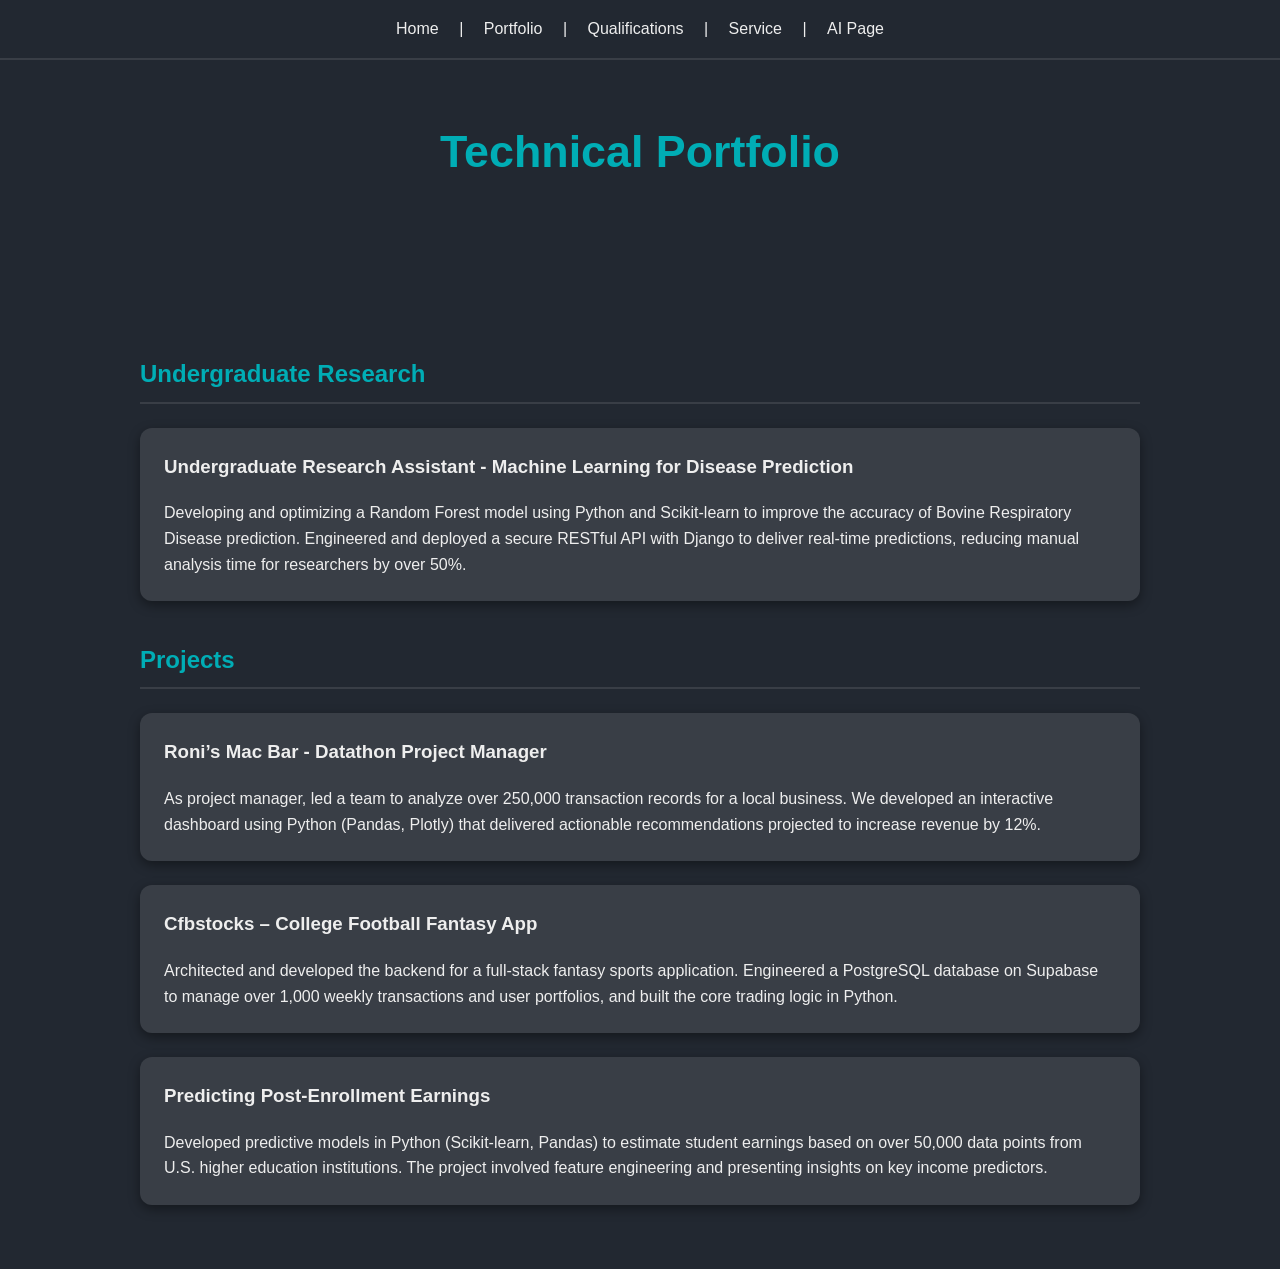
<file: Portfolio.html>
<!DOCTYPE html>
<html lang="en">
    <head>
        <meta charset="UTF-8">
        <title>Abdussalam Raheem Portfolio</title>
        <link id = "theme-style" rel="stylesheet" href="./Files/StyleFolder/stylelanding.css" />
    </head>

    <body>
        <header class="alt-style-header">
            <nav class="alt-style-nav">
                <a href="./index.html">Home</a> |
                <a href="./Portfolio.html">Portfolio</a> |
                <a href="./Qualifications.html">Qualifications</a> |
                <a href="./Service.html">Service</a> |
                <a href="./Files/Pages/AIpage.html">AI Page</a>
            </nav>
        </header>
        
        <section class="hero alt-style-hero">
            <h1>Technical Portfolio</h1>
        </section>

        <main id = "mainPortfolio">
            <h2>Undergraduate Research</h2>
            <section class="portfolio-section">
                <h3>Undergraduate Research Assistant - Machine Learning for Disease Prediction</h3>
                <p>
                    Developing and optimizing a Random Forest model using Python and Scikit-learn to improve the accuracy of Bovine Respiratory Disease prediction. Engineered and deployed a secure RESTful API with Django to deliver real-time predictions, reducing manual analysis time for researchers by over 50%.
                </p>
                
            </section>

            <h2 id>Projects</h2>

            <section class="portfolio-section">
                <h3>Roni’s Mac Bar - Datathon Project Manager</h3>
                <p>
                    As project manager, led a team to analyze over 250,000 transaction records for a local business. We developed an interactive dashboard using Python (Pandas, Plotly) that delivered actionable recommendations projected to increase revenue by 12%.
                </p>
                
            </section>
            
            <section class="portfolio-section">
                <h3>Cfbstocks – College Football Fantasy App</h3>
                <p>
                    Architected and developed the backend for a full-stack fantasy sports application. Engineered a PostgreSQL database on Supabase to manage over 1,000 weekly transactions and user portfolios, and built the core trading logic in Python.
                </p>
                
            </section>
            
            <section class="portfolio-section">
                <h3>Predicting Post-Enrollment Earnings</h3>
                <p>
                    Developed predictive models in Python (Scikit-learn, Pandas) to estimate student earnings based on over 50,000 data points from U.S. higher education institutions. The project involved feature engineering and presenting insights on key income predictors.
                </p>
                
            </section>
        
        </main>
        <script src="./Files/switchstyle.js"></script>
    </body>
</html>
</file>
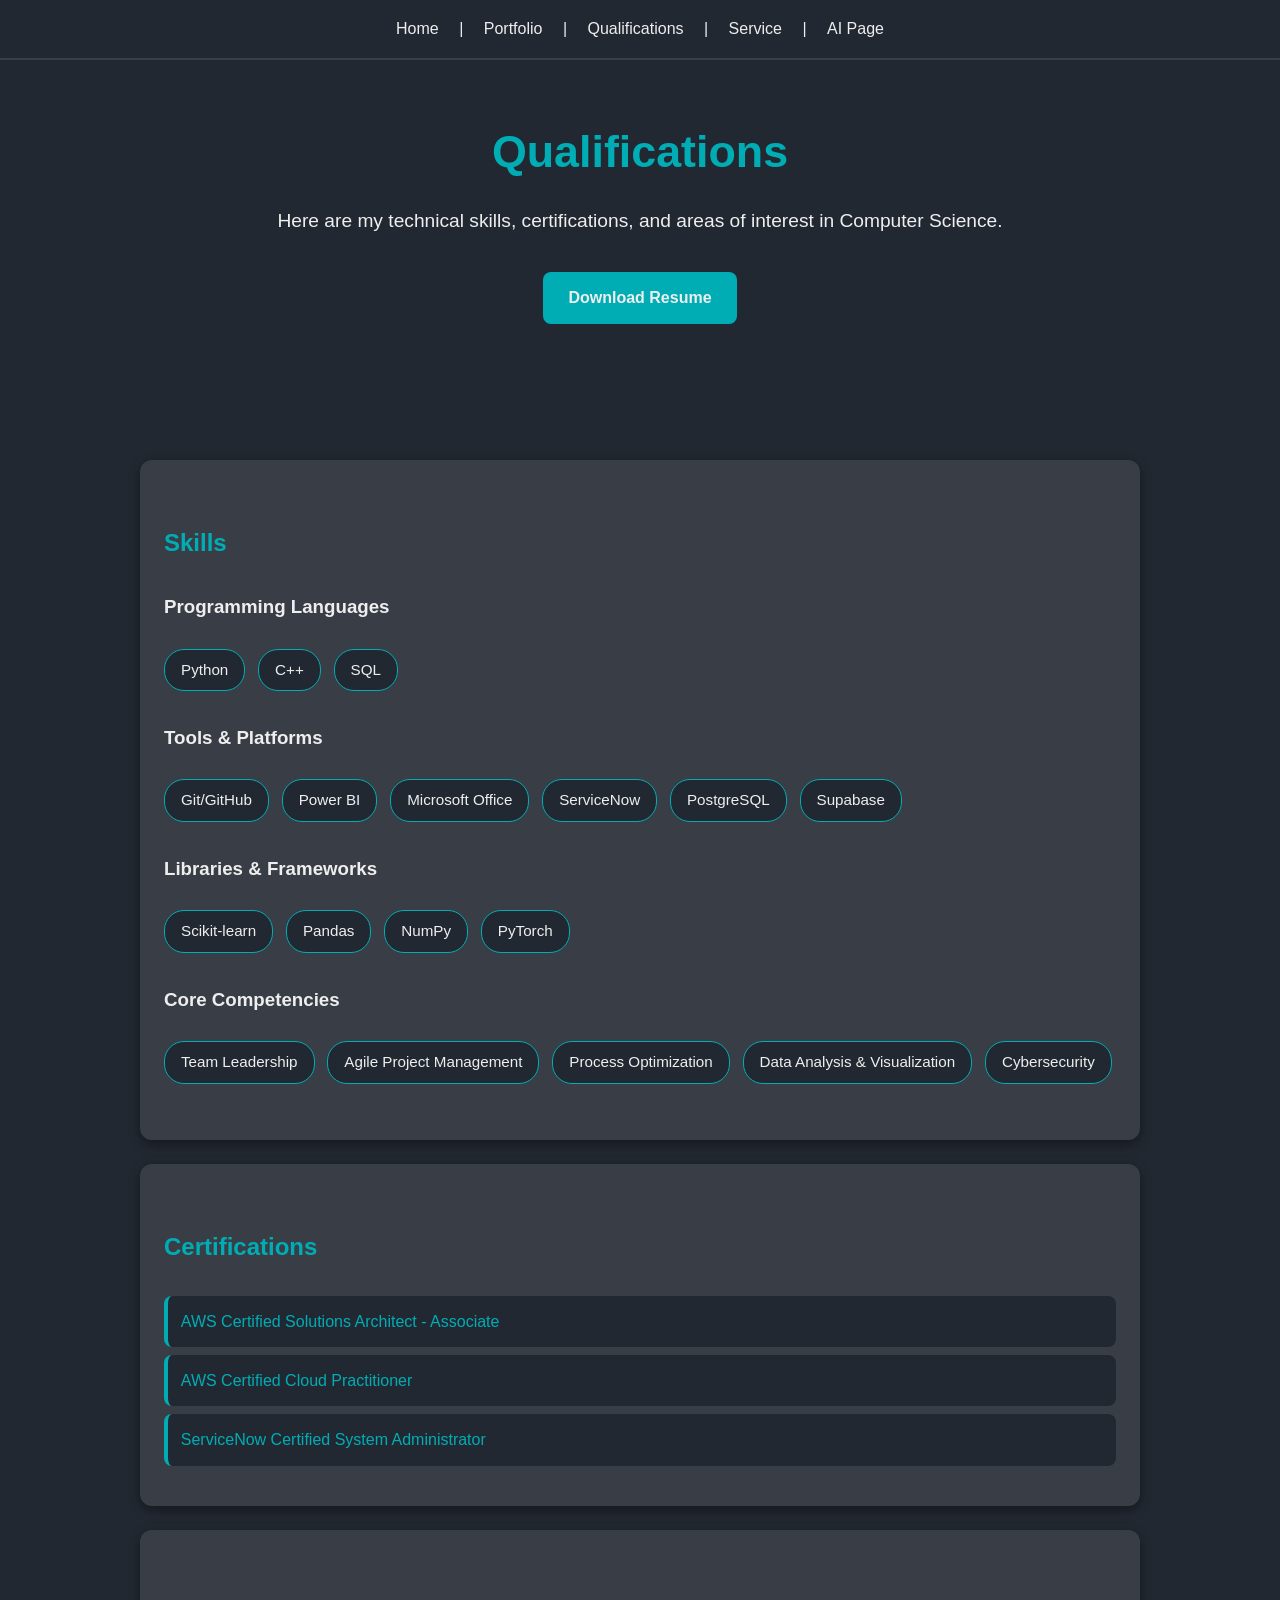
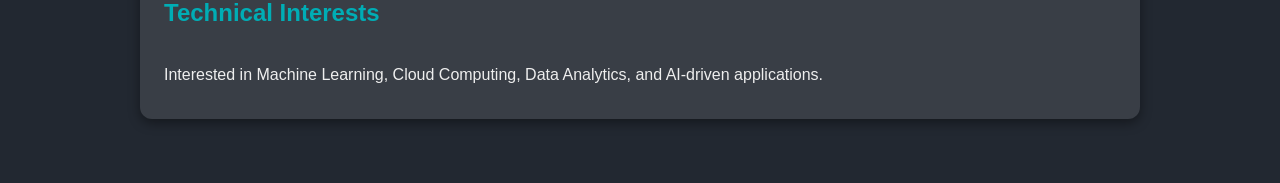
<file: Qualifications.html>
<!DOCTYPE html>
    <html lang="en">
        <head>
            <meta charset="UTF-8">
            <title>Abdussalam Raheem Qualifications</title>
            <link id = "theme-style" rel="stylesheet" href="./Files/StyleFolder/stylelanding.css"/>
        </head>

        <body>
            <header class="alt-style-header">
                <nav class="alt-style-nav">
                    <a href="./index.html">Home</a> |
                    <a href="./Portfolio.html">Portfolio</a> |
                    <a href="./Qualifications.html">Qualifications</a> |
                    <a href="./Service.html">Service</a> |
                    <a href="./Files/Pages/AIpage.html">AI Page</a>
                </nav>
            </header>

            <section class="hero alt-style-hero">
                <h1>Qualifications</h1>
                <p>Here are my technical skills, certifications, and areas of interest in Computer Science.</p>
                <a class="btn-primary alt-style-btn" href="./Files/Docs/Raheem_Abdussalam_resume rec.pdf" target="_blank">Download Resume</a>
            </section>

            <main id="mainQualification">
                <section class="qualification-grid">
                    <h2 class="alt-style-skills">Skills</h2>

                    <div class="qual-box">
                        <h3>Programming Languages</h3>
                        <ul class="skill-list">
                            <li>Python</li>
                            <li>C++</li>
                            <li>SQL</li>
                        </ul>
                    </div>
                    
                    <div class="qual-box">
                        <h3>Tools & Platforms</h3>
                        <ul class="skill-list">
                            <li>Git/GitHub</li>
                            <li>Power BI</li>
                            <li>Microsoft Office</li>
                            <li>ServiceNow</li>
                            <li>PostgreSQL</li>
                            <li>Supabase</li>
                        </ul>
                    </div>
                    
                    <div class="qual-box">
                        <h3>Libraries & Frameworks</h3>
                        <ul class="skill-list">
                            <li>Scikit-learn</li>
                            <li>Pandas</li>
                            <li>NumPy</li>
                            <li>PyTorch</li>
                        </ul>
                    </div>
                    
                    <div class="qual-box">
                        <h3>Core Competencies</h3>
                        <ul class="skill-list">
                            <li>Team Leadership</li>
                            <li>Agile Project Management</li>
                            <li>Process Optimization</li>
                            <li>Data Analysis & Visualization</li>
                            <li>Cybersecurity</li>
                        </ul>
                    </div>
                    
                </section>
                
                <div class="qual-boxc certifications-section">
                    <section>
                        <h2>Certifications</h2>
                        <ul>
                            <li><a href="https://www.credly.com/badges/01abb3f0-4b66-4c22-b133-75fb67998555/public_url" target="_blank">AWS Certified Solutions Architect - Associate</a></li>
                            <li><a href="https://www.credly.com/badges/2232eb9d-e9ef-40b0-adbc-57bdf4316f55/public_url" target="_blank">AWS Certified Cloud Practitioner</a></li>
                            <li><a href="https://drive.google.com/file/d/1lEq7g3wy9w5AcphUL9TM4caQb9ktOyOW/view" target="_blank">ServiceNow Certified System Administrator</a></li>
                        </ul>
                    </section>
                </div>
                

                <section class="tech-interests">
                    <h2>Technical Interests</h2>
                    <p>Interested in Machine Learning, Cloud Computing, Data Analytics, and AI-driven applications.</p>
                </section>
            </main>
            <script src="./Files/switchstyle.js"></script>
        </body>
</html>
</file>
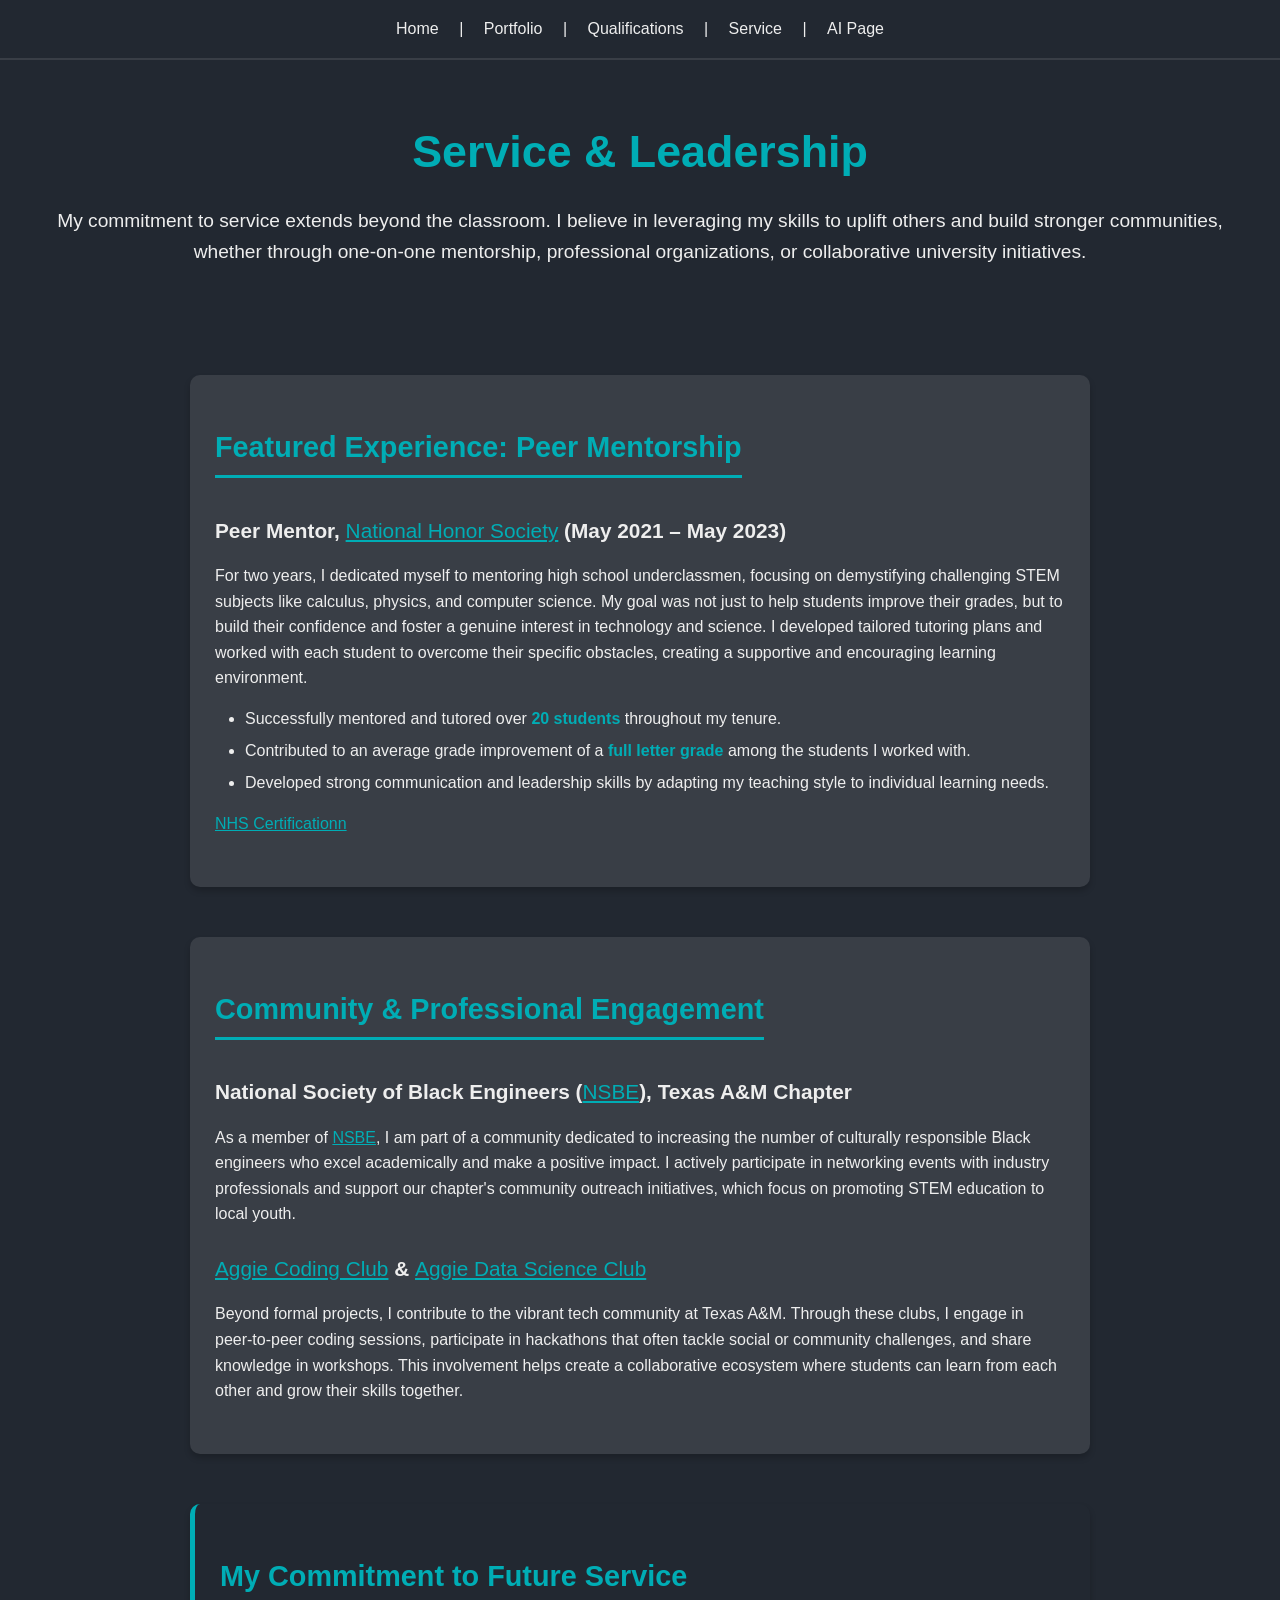
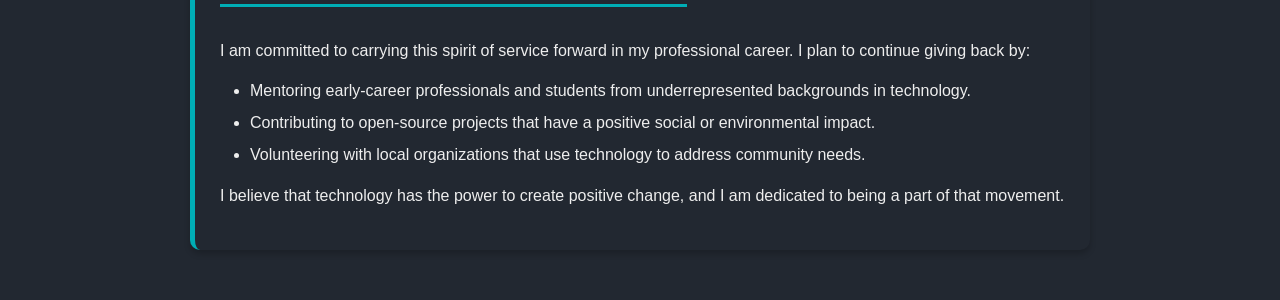
<file: Service.html>
<!DOCTYPE html>
<html lang="en">
    <head>
        <meta charset="UTF-8">
        <title>Abdussalam Raheem | Service & Leadership</title>
        <link id = "theme-style" rel="stylesheet" href="./Files/StyleFolder/stylelanding.css"/>
    </head>

    <body>
        <header class="alt-style-header">
            <nav class="alt-style-nav">
                <a href="./index.html">Home</a> |
                <a href="./Portfolio.html">Portfolio</a> |
                <a href="./Qualifications.html">Qualifications</a> |
                <a href="./Service.html">Service</a> |
                <a href="./Files/Pages/AIpage.html">AI Page</a>
            </nav>
        </header>

        <section class="hero alt-style-hero">
            <h1>Service & Leadership</h1>
            <p>My commitment to service extends beyond the classroom. I believe in leveraging my skills to uplift others and build stronger communities, whether through one-on-one mentorship, professional organizations, or collaborative university initiatives.</p>
        </section>
        

        <main id="mainService">
            
            <section>
                <h2>Featured Experience: Peer Mentorship</h2>
                <article>
                     
                    <h3>Peer Mentor, <a href="https://www.nationalhonorsociety.org/" class="org" target="_blank">National Honor Society</a> (May 2021 – May 2023)</h3>
                    <p>
                        For two years, I dedicated myself to mentoring high school underclassmen, focusing on demystifying challenging STEM subjects like calculus, physics, and computer science. My goal was not just to help students improve their grades, but to build their confidence and foster a genuine interest in technology and science. I developed tailored tutoring plans and worked with each student to overcome their specific obstacles, creating a supportive and encouraging learning environment.
                    </p>
                    <ul>
                        <li>Successfully mentored and tutored over <strong>20 students</strong> throughout my tenure.</li>
                        <li>Contributed to an average grade improvement of a <strong>full letter grade</strong> among the students I worked with.</li>
                        <li>Developed strong communication and leadership skills by adapting my teaching style to individual learning needs.</li>
                    </ul>
                    <p><a href="https://www.credly.com/badges/ec53a202-09a9-4343-96b9-4cecaa4e66d8/public_url" class="org" target="_blank">NHS Certificationn</a></p>
                </article>
            </section>

            
            <section>
                <h2>Community & Professional Engagement</h2>
                <article>
                    <h3>National Society of Black Engineers (<a href="https://nsbe.org/" target="_blank" class="org">NSBE</a>), Texas A&M Chapter</h3>
                    
                    <p>
                        As a member of <a href="https://nsbe.org/" target="_blank" class="org">NSBE</a>, I am part of a community dedicated to increasing the number of culturally responsible Black engineers who excel academically and make a positive impact. I actively participate in networking events with industry professionals and support our chapter's community outreach initiatives, which focus on promoting STEM education to local youth.
                    </p>
                </article>

                <article>
                    <h3><a href="https://www.aggiecodingclub.com/" target="_blank" class="org">Aggie Coding Club</a> & <a href="https://website-app-463097328737.us-south1.run.app/" target="_blank" class="org">Aggie Data Science Club</a></h3>
                    <p>
                        Beyond formal projects, I contribute to the vibrant tech community at Texas A&M. Through these clubs, I engage in peer-to-peer coding sessions, participate in hackathons that often tackle social or community challenges, and share knowledge in workshops. This involvement helps create a collaborative ecosystem where students can learn from each other and grow their skills together.
                    </p>
                </article>
            </section>


            <section>
                <h2>My Commitment to Future Service</h2>
                <p>
                    I am committed to carrying this spirit of service forward in my professional career. I plan to continue giving back by:
                </p>
                <ul>
                    <li>Mentoring early-career professionals and students from underrepresented backgrounds in technology.</li>
                    <li>Contributing to open-source projects that have a positive social or environmental impact.</li>
                    <li>Volunteering with local organizations that use technology to address community needs.</li>
                </ul>
                <p>
                    I believe that technology has the power to create positive change, and I am dedicated to being a part of that movement.
                </p>
            </section>
        </main>
        <script src="./Files/switchstyle.js"></script>
    </body>
</html>
</file>
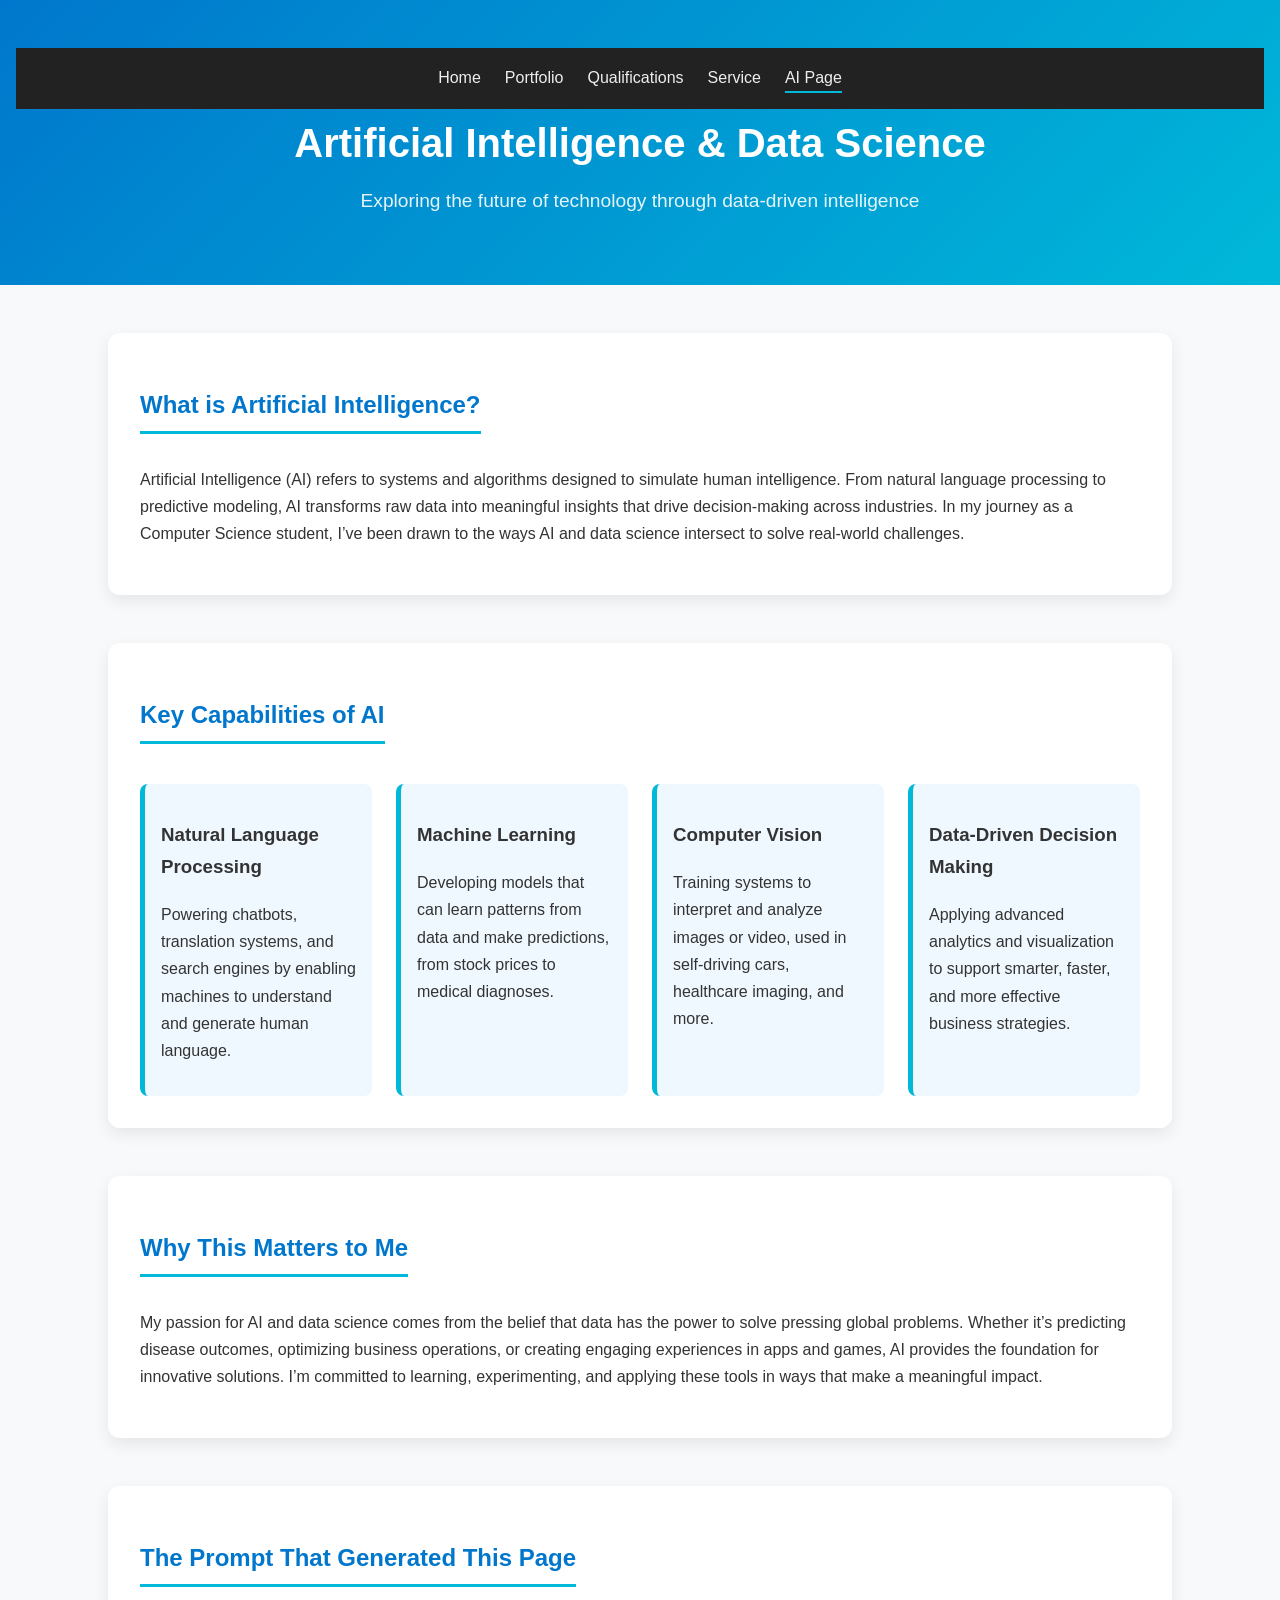
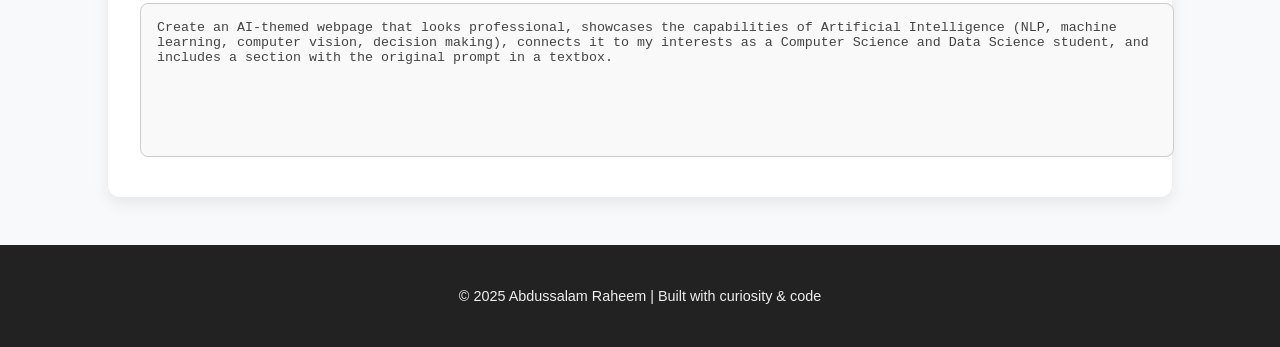
<file: Files/Pages/AIpage.html>
<!DOCTYPE html>
<html lang="en">
<head>
  <meta charset="UTF-8">
  <meta name="viewport" content="width=device-width, initial-scale=1.0">
  <title>Artificial Intelligence & Data Science</title>
  <link rel="stylesheet" href="../StyleFolder/AIstyle.css">
</head>
<body>
  <header>
    <!-- Navigation -->
    <nav>
      <a href="../../index.html">Home</a>
      <a href="../../Portfolio.html">Portfolio</a>
      <a href="../../Qualifications.html">Qualifications</a>
      <a href="../../Service.html">Service</a>
      <a href="./AIpage.html" class="active">AI Page</a>
    </nav>

    <h1>Artificial Intelligence & Data Science</h1>
    <p class="subtitle">Exploring the future of technology through data-driven intelligence</p>
  </header>

  <main>
    <!-- Intro -->
    <section class="intro">
      <h2>What is Artificial Intelligence?</h2>
      <p>
        Artificial Intelligence (AI) refers to systems and algorithms designed to simulate 
        human intelligence. From natural language processing to predictive modeling, 
        AI transforms raw data into meaningful insights that drive decision-making across industries. 
        In my journey as a Computer Science student, I’ve been drawn to the ways AI and data science 
        intersect to solve real-world challenges.
      </p>
    </section>

    <!-- Capabilities -->
    <section class="capabilities">
      <h2>Key Capabilities of AI</h2>
      <div class="grid">
        <article>
          <h3>Natural Language Processing</h3>
          <p>Powering chatbots, translation systems, and search engines by enabling machines to understand and generate human language.</p>
        </article>
        <article>
          <h3>Machine Learning</h3>
          <p>Developing models that can learn patterns from data and make predictions, from stock prices to medical diagnoses.</p>
        </article>
        <article>
          <h3>Computer Vision</h3>
          <p>Training systems to interpret and analyze images or video, used in self-driving cars, healthcare imaging, and more.</p>
        </article>
        <article>
          <h3>Data-Driven Decision Making</h3>
          <p>Applying advanced analytics and visualization to support smarter, faster, and more effective business strategies.</p>
        </article>
      </div>
    </section>

    <!-- Personal Relevance -->
    <section class="relevance">
      <h2>Why This Matters to Me</h2>
      <p>
        My passion for AI and data science comes from the belief that data has the power to solve 
        pressing global problems. Whether it’s predicting disease outcomes, optimizing business 
        operations, or creating engaging experiences in apps and games, AI provides the foundation 
        for innovative solutions. I’m committed to learning, experimenting, and applying these tools 
        in ways that make a meaningful impact.
      </p>
    </section>

    <!-- Prompt Section -->
    <section class="prompt-section">
      <h2>The Prompt That Generated This Page</h2>
      <textarea readonly>
Create an AI-themed webpage that looks professional, showcases the capabilities of Artificial Intelligence (NLP, machine learning, computer vision, decision making), connects it to my interests as a Computer Science and Data Science student, and includes a section with the original prompt in a textbox.
      </textarea>
    </section>
  </main>

  <footer>
    <p>&copy; 2025 Abdussalam Raheem | Built with curiosity & code</p>
  </footer>
</body>
</html>
</file>
<file: Files/StyleFolder/stylelanding.css>
:root {
  --dark: #222831;
  --dark-light: #393E46;
  --accent: #00ADB5;
  --light: #EEEEEE;
}

body {
  margin: 0;
  font-family: "Segoe UI", Tahoma, Geneva, Verdana, sans-serif;
  background-color: var(--dark);
  color: var(--light);
  line-height: 1.6;
}

/* Header */
header {
  background-color: var(--dark);
  padding: 1rem 2rem;
  display: flex;
  justify-content: center;
  border-bottom: 2px solid var(--dark-light);
  position: sticky;
  top: 0;
  z-index: 100;
}

nav a {
  color: var(--light);
  text-decoration: none;
  margin: 0 1rem;
  font-weight: 500;
  transition: color 0.3s, transform 0.3s;
}

nav a:hover {
  color: var(--accent);
  transform: translateY(-2px);
}

/* Hero */
.hero {
  text-align: center;
  padding: 3rem 2rem;
}

.hero-img {
  width: 180px;
  height: 180px;
  border-radius: 50%;
  object-fit: cover;
  border: 4px solid var(--accent);
  margin-bottom: 1rem;
  transition: transform 0.4s, box-shadow 0.4s;
}

.hero-img:hover {
  transform: scale(1.05);
  box-shadow: 0 0 20px var(--accent);
}

.hero h1 {
  font-size: 2.5rem;
  margin: 0.5rem 0;
  color: var(--accent);
  transition: color 0.3s;
}

.hero h1:hover {
  color: var(--light);
}

.hero p {
  font-size: 1.2rem;
  color: var(--light);
}

/* Buttons */
.btn-primary {
  background-color: var(--accent);
  color: var(--light);
  padding: 0.8rem 1.6rem;
  border-radius: 8px;
  text-decoration: none;
  font-weight: 600;
  transition: background 0.3s, transform 0.3s;
  display: inline-block;
  margin-top: 1rem;
}

.btn-primary:hover {
  background-color: #01949b;
  transform: translateY(-3px);
}

#switch-style-btn {
  background-color: var(--accent);
  color: var(--light);
  padding: 0.8rem 1.6rem;
  border-radius: 8px;
  text-decoration: none;
  font-weight: 600;
  transition: background 0.3s, transform 0.3s;
  display: inline-block;
  margin-top: 1rem;
}

#switch-style-btn:hover {
  background-color: #01949b;
  transform: translateY(-3px);
}

/* About */
.about {
  display: flex;
  gap: 2rem;
  align-items: center;
  max-width: 1000px;
  margin: 2rem auto;
  padding: 2rem;
  background-color: var(--dark-light);
  border-radius: 12px;
  box-shadow: 0 4px 12px rgba(0, 0, 0, 0.4);
}

.about-text {
  flex: 2;
}

.about-img img {
  width: 250px;
  border-radius: 12px;
  border: 3px solid var(--accent);
  transition: transform 0.3s, box-shadow 0.3s;
}

.about-img img:hover {
  transform: scale(1.05);
  box-shadow: 0 0 15px var(--accent);
}

/* Skills */
.skills {
  text-align: center;
  margin: 3rem auto;
}

.skills ul {
  list-style: none;
  padding: 0;
  display: flex;
  justify-content: center;
  gap: 1.5rem;
}

.skills li {
  background: var(--dark-light);
  padding: 0.8rem 1.2rem;
  border-radius: 8px;
  border: 2px solid var(--accent);
  transition: transform 0.3s;
}

.skills li:hover {
  transform: scale(1.1);
}



/* Footer */
footer {
  background-color: var(--dark);
  text-align: center;
  padding: 1rem;
  border-top: 2px solid var(--dark-light);
  margin-top: 2rem;
}

footer a {
  color: var(--accent);
  margin: 0 1rem;
  text-decoration: none;
  font-weight: 500;
  transition: color 0.3s, transform 0.3s;
}

footer a:hover {
  color: var(--light);
  transform: translateY(-2px);
}

.socialmedia img {
    width: 30px;
    height: 30px;
    fill: #0A66C2; 
    transition: transform 0.2s ease;
    margin: 0 8px; 
    vertical-align: middle;
}


.socialmedia img:hover {
    transform: scale(1.1);
    opacity: 0.8;
}

/*Portfolio Page*/
#mainPortfolio {
  max-width: 1000px;
  margin: 2rem auto;
  padding: 2rem;
}

#mainPortfolio h2 {
  color: var(--accent);
  margin-top: 2.5rem;
  border-bottom: 2px solid var(--dark-light);
  padding-bottom: 0.5rem;
}


.portfolio-section {
  background: var(--dark-light);
  border-radius: 12px;
  padding: 1.5rem;
  margin-top: 1.5rem;
  box-shadow: 0 4px 12px rgba(0, 0, 0, 0.4);
  transition: transform 0.3s, box-shadow 0.3s;
}

.portfolio-section:hover {
  transform: translateY(-6px);
  box-shadow: 0 0 15px var(--accent);
}

.portfolio-section h3 {
  margin-top: 0;
  color: var(--light);
}

.portfolio-section p {
  margin: 0.5rem 0 0;
}

.hero h1 {
  font-size: 2.8rem;
  margin-bottom: 1rem;
}


/* ===== Qualifications Page ===== */
#mainQualification {
  max-width: 1000px;
  margin: 2rem auto;
  padding: 2rem;
}

#mainQualification h2 {
  color: var(--accent);
  margin-top: 2.5rem;
  border-bottom: 2px solid var(--dark-light);
  padding-bottom: 0.5rem;
}

#mainQualification section {
  background: var(--dark-light);
  border-radius: 12px;
  padding: 1.5rem;
  margin-top: 1.5rem;
  box-shadow: 0 4px 12px rgba(0, 0, 0, 0.4);
  transition: transform 0.3s, box-shadow 0.3s;
}

#mainQualification section:hover {
  transform: translateY(-3px);
  box-shadow: 0 0 15px var(--accent);
}

#mainQualification .skill-list {
  list-style: none;
  padding: 0;
  display: flex;
  flex-wrap: wrap;
  gap: 0.8rem;
  margin: 0.8rem 0 1.5rem;
}

#mainQualification .skill-list li {
  background: var(--dark);
  color: var(--light);
  padding: 0.5rem 1rem;
  border-radius: 20px;
  border: 1px solid var(--accent);
  font-size: 0.95rem;
  transition: background 0.3s, transform 0.3s;
}

#mainQualification .skill-list li:hover {
  background: var(--accent);
  color: var(--light);
  transform: scale(1.05);
}


#mainQualification h3 {
  margin-top: 1rem;
  color: var(--light);
}

#mainQualification p,
#mainQualification li {
  margin: 0.5rem 0;
  line-height: 1.6;
}

#mainQualification ul {
  list-style: none;
  padding: 0;
}

#mainQualification ul li {
  background: var(--dark);
  margin: 0.5rem 0;
  padding: 0.8rem;
  border-radius: 8px;
  border-left: 4px solid var(--accent);
  transition: background 0.3s;
}

#mainQualification ul li:hover {
  background: var(--accent);
  color: var(--light);
}

#mainQualification a {
  color: var(--accent);
  text-decoration: none;
  font-weight: 500;
  transition: color 0.3s;
}

#mainQualification a:hover {
  color: var(--light);
}

/*Service Page*/
#mainService {
    max-width: 900px;
    margin: 40px auto;
    padding: 0 20px;
}

/* Sections styling */
#mainService section {
    margin-bottom: 50px;
    padding: 25px;
    border-radius: 10px;
    background-color: var(--dark-light);
    box-shadow: 0 4px 6px rgba(0,0,0,0.2);
    color: var(--light);
}

/* Section headers */
#mainService section h2 {
    font-size: 1.8rem;
    margin-bottom: 15px;
    color: var(--accent);
    border-bottom: 3px solid var(--accent);
    display: inline-block;
    padding-bottom: 5px;
}

/* Articles inside sections */
#mainService article {
    margin-bottom: 25px;
}

#mainService article h3 {
    font-size: 1.3rem;
    color: var(--light);
    margin-bottom: 8px;
}

#mainService article p {
    margin-bottom: 12px;
}

/* Lists */
#mainService ul {
    margin-left: 20px;
    padding-left: 10px;
}

#mainService ul li {
    margin-bottom: 8px;
    line-height: 1.5;
}

#mainService ul li strong {
    color: var(--accent);
}


#mainService section:last-of-type {
    background: var(--dark);
    border-left: 5px solid var(--accent);
}

.org {
  color: var(--accent);
  font-weight: 500;
  transition: color 0.3s, transform 0.3s;
}

.org:hover {
  color: var(--light);
}
</file>
<file: Files/StyleFolder/AIstyle.css>
/* General Layout */
body {
  font-family: 'Segoe UI', Tahoma, Geneva, Verdana, sans-serif;
  line-height: 1.7;
  margin: 0;
  background: #f8f9fb;
  color: #333;
}

/* Header */
header {
  background: linear-gradient(135deg, #0077cc, #00b8d9);
  color: white;
  text-align: center;
  padding: 3rem 1rem;
}

header h1 {
  margin: 0;
  font-size: 2.5rem;
}

header .subtitle {
  margin-top: 0.5rem;
  font-size: 1.2rem;
  opacity: 0.9;
}

/* Sections */
main section {
  max-width: 1000px;
  margin: 3rem auto;
  padding: 2rem;
  background: white;
  border-radius: 12px;
  box-shadow: 0 6px 16px rgba(0,0,0,0.08);
}

main h2 {
  color: #0077cc;
  margin-bottom: 1rem;
  border-bottom: 3px solid #00b8d9;
  display: inline-block;
  padding-bottom: 5px;
}

/* Capabilities Grid */
.grid {
  display: grid;
  gap: 1.5rem;
  grid-template-columns: repeat(auto-fit, minmax(220px, 1fr));
  margin-top: 1.5rem;
}

.grid article {
  background: #f0f8ff;
  border-left: 5px solid #00b8d9;
  padding: 1rem;
  border-radius: 8px;
  transition: transform 0.2s ease, box-shadow 0.2s ease;
}

.grid article:hover {
  transform: translateY(-4px);
  box-shadow: 0 6px 14px rgba(0,0,0,0.12);
}

/* Prompt Section */
.prompt-section textarea {
  width: 100%;
  height: 120px;
  padding: 1rem;
  border-radius: 8px;
  border: 1px solid #ccc;
  resize: none;
  font-family: monospace;
  background: #f9f9f9;
  color: #444;
}

/* Footer */
footer {
  text-align: center;
  padding: 1.5rem;
  margin-top: 2rem;
  background: #222;
  color: #eee;
  font-size: 0.9rem;
}

nav {
  background: #222;
  display: flex;
  justify-content: center;
  gap: 1.5rem;
  padding: 1rem;
}

nav a {
  color: #eee;
  text-decoration: none;
  font-weight: 500;
  transition: color 0.2s;
}

nav a:hover {
  color: #00b8d9;
}

nav a.active {
  border-bottom: 2px solid #00b8d9;
}
</file>
